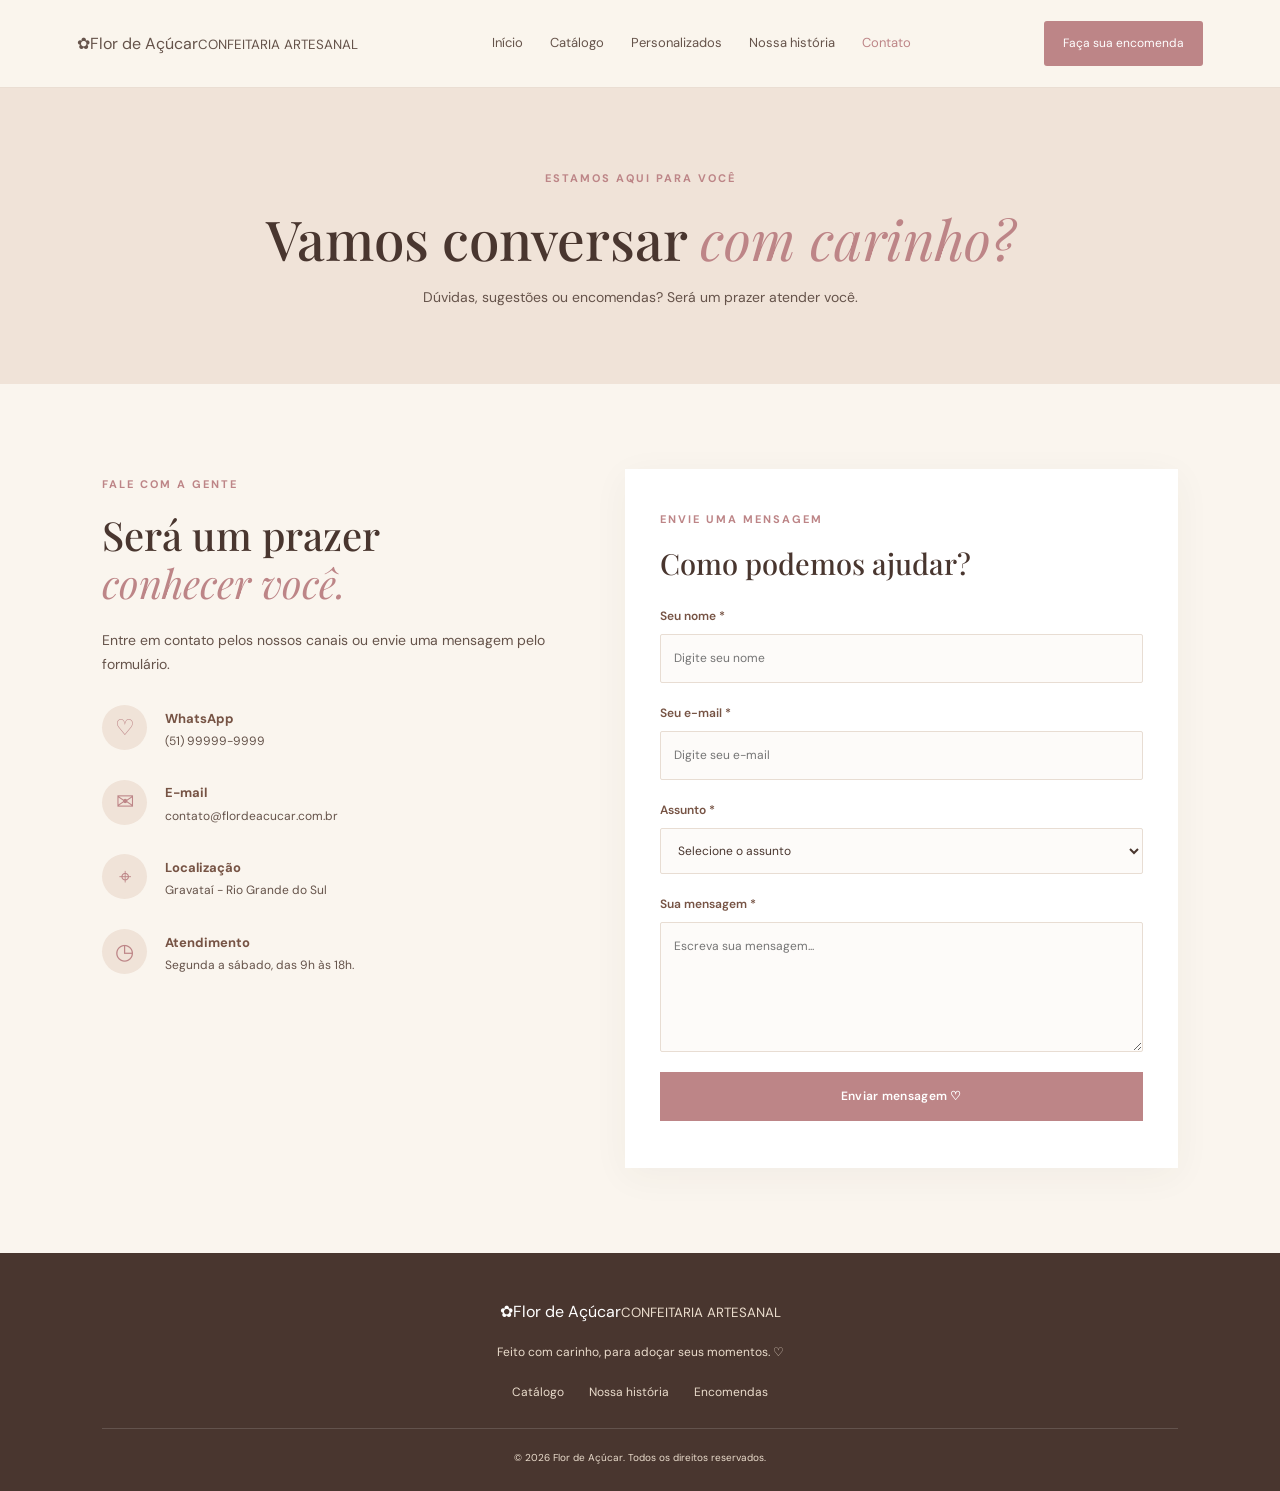
<file: contato.html>
<!DOCTYPE html>
<html lang="pt-BR">
<head>
    <meta charset="UTF-8">
    <meta name="viewport" content="width=device-width, initial-scale=1.0">
    <title>Contato | Flor de Açúcar</title>
    <link href="https://fonts.googleapis.com/css2?family=DM+Sans:wght@400;500;600;700&family=Playfair+Display:wght@400;500;600;700&display=swap" rel="stylesheet">
    <link rel="stylesheet" href="style.css">
</head>
<body>

<header class="header">
    <a href="index.html" class="logo">
        <span class="logo-flower">✿</span>
        <span>Flor de Açúcar<small>CONFEITARIA ARTESANAL</small></span>
    </a>
    <button class="menu-toggle" aria-label="Abrir menu">☰</button>
    <nav class="nav">
        <a href="index.html">Início</a>
        <a href="catalogo.html">Catálogo</a>
        <a href="personalizados.html">Personalizados</a>
        <a href="sobre.html">Nossa história</a>
        <a href="contato.html" class="active">Contato</a>
    </nav>
    <a href="personalizados.html" class="header-button">Faça sua encomenda</a>
</header>

<main>
    <section class="page-banner">
        <span class="eyebrow">ESTAMOS AQUI PARA VOCÊ</span>
        <h1>Vamos conversar <em>com carinho?</em></h1>
        <p>Dúvidas, sugestões ou encomendas? Será um prazer atender você.</p>
    </section>

    <section class="contact-section section-padding">
        <div class="contact-info">
            <span class="eyebrow">FALE COM A GENTE</span>
            <h2>Será um prazer<br><em>conhecer você.</em></h2>
            <p>Entre em contato pelos nossos canais ou envie uma mensagem pelo formulário.</p>

            <div class="contact-item">
                <span>♡</span>
                <div>
                    <strong>WhatsApp</strong>
                    <p>(51) 99999-9999</p>
                </div>
            </div>

            <div class="contact-item">
                <span>✉</span>
                <div>
                    <strong>E-mail</strong>
                    <p>contato@flordeacucar.com.br</p>
                </div>
            </div>

            <div class="contact-item">
                <span>⌖</span>
                <div>
                    <strong>Localização</strong>
                    <p>Gravataí - Rio Grande do Sul</p>
                </div>
            </div>

            <div class="contact-item">
                <span>◷</span>
                <div>
                    <strong>Atendimento</strong>
                    <p>Segunda a sábado, das 9h às 18h.</p>
                </div>
            </div>
        </div>

        <form id="contactForm" class="form-card">
            <div class="form-heading">
                <span class="eyebrow">ENVIE UMA MENSAGEM</span>
                <h2>Como podemos ajudar?</h2>
            </div>

            <div class="form-group">
                <label for="contactName">Seu nome *</label>
                <input type="text" id="contactName" placeholder="Digite seu nome" required>
            </div>

            <div class="form-group">
                <label for="contactEmail">Seu e-mail *</label>
                <input type="email" id="contactEmail" placeholder="Digite seu e-mail" required>
            </div>

            <div class="form-group">
                <label for="subject">Assunto *</label>
                <select id="subject" required>
                    <option value="">Selecione o assunto</option>
                    <option>Dúvida sobre produtos</option>
                    <option>Encomendas</option>
                    <option>Informações</option>
                    <option>Sugestões</option>
                    <option>Outro</option>
                </select>
            </div>

            <div class="form-group">
                <label for="contactMessage">Sua mensagem *</label>
                <textarea id="contactMessage" rows="5" placeholder="Escreva sua mensagem..." required></textarea>
            </div>

            <button type="submit" class="button button-primary submit-button">Enviar mensagem ♡</button>
            <p id="contactMessageResult" class="form-message" aria-live="polite"></p>
        </form>
    </section>
</main>

<footer class="footer">
    <a href="index.html" class="logo footer-logo">
        <span class="logo-flower">✿</span>
        <span>Flor de Açúcar<small>CONFEITARIA ARTESANAL</small></span>
    </a>
    <p>Feito com carinho, para adoçar seus momentos. ♡</p>
    <div class="footer-links">
        <a href="catalogo.html">Catálogo</a>
        <a href="sobre.html">Nossa história</a>
        <a href="personalizados.html">Encomendas</a>
    </div>
    <small>© 2026 Flor de Açúcar. Todos os direitos reservados.</small>
</footer>

<script src="script.js"></script>
</body>
</html>
</file>
<file: style.css>
:root {
    --creme: #faf5ee;
    --bege: #eadccc;
    --rosa: #bd8587;
    --rosa-claro: #e8c9c6;
    --marrom: #765344;
    --marrom-escuro: #49362f;
    --branco: #ffffff;
    --texto: #65534a;
}

* {
    margin: 0;
    padding: 0;
    box-sizing: border-box;
}

html {
    scroll-behavior: smooth;
}

body {
    background: var(--creme);
    color: var(--texto);
    font-family: 'DM Sans', sans-serif;
    line-height: 1.7;
}

img {
    display: block;
    width: 100%;
    object-fit: cover;
}

a {
    text-decoration: none;
    color: inherit;
}

button, input, select, textarea {
    font: inherit;
}

button {
    cursor: pointer;
}

h1, h2, h3 {
    font-family: 'Playfair Display', serif;
    font-weight: 500;
    color: var(--marrom-escuro);
    line-height: 1.2;
}

h1 em, h2 em {
    color: var(--rosa);
    font-weight: 400;
}

.section-padding {
    padding: 85px 8%;
}

.eyebrow {
    display: inline-block;
    color: var(--rosa);
    font-size: 11px;
    font-weight: 700;
    letter-spacing: 2px;
    margin-bottom: 17px;
}

/* CABEÇALHO E MENU */

.header {
    width: 100%;
    min-height: 88px;
    padding: 15px 6%;
    display: flex;
    align-items: center;
    justify-content: space-between;
    gap: 25px;
    background: rgba(250, 245, 238, 0.97);
    border-bottom: 1px solid #eaded3;
    position: relative;
    z-index: 10;
}

.logo {
    display: flex;
    align-items: center;
    white-space: nowrap;
}

.logo-img {
    width: 190px;
    height: auto;
    object-fit: contain;
}

.nav {
    display: flex;
    align-items: center;
    gap: 27px;
}

.nav a {
    font-size: 13px;
    color: var(--texto);
    transition: 0.3s;
}

.nav a:hover,
.nav a.active {
    color: var(--rosa);
}

.header-button {
    padding: 12px 19px;
    background: var(--rosa);
    color: white;
    border-radius: 3px;
    font-size: 12px;
    transition: 0.3s;
    white-space: nowrap;
}

.header-button:hover {
    background: var(--marrom);
}

.menu-toggle {
    display: none;
    border: none;
    background: transparent;
    color: var(--marrom);
    font-size: 27px;
}

/* BOTÕES */

.button {
    display: inline-block;
    padding: 14px 25px;
    font-size: 12px;
    font-weight: 600;
    letter-spacing: 0.3px;
    transition: 0.3s;
    text-align: center;
    border: 1px solid transparent;
}

.button-primary {
    background: var(--rosa);
    color: var(--branco);
}

.button-primary:hover {
    background: var(--marrom);
    transform: translateY(-2px);
}

.button-outline {
    border-color: var(--rosa);
    color: var(--marrom);
}

.button-outline:hover {
    background: var(--rosa);
    color: white;
}

.text-link {
    display: inline-block;
    color: var(--rosa);
    font-size: 13px;
    font-weight: 700;
    margin-top: 15px;
    transition: 0.3s;
}

.text-link:hover {
    color: var(--marrom-escuro);
}

.center-button {
    text-align: center;
    margin-top: 45px;
}

/* PÁGINA INICIAL - BANNER PRINCIPAL */

.hero {
    min-height: 570px;
    padding: 65px 8%;
    display: grid;
    grid-template-columns: 1fr 1fr;
    align-items: center;
    gap: 55px;
    background: #f2e7dc;
}

.hero-content h1 {
    font-size: clamp(42px, 5vw, 65px);
    margin-bottom: 22px;
}

.hero-content p {
    max-width: 450px;
    font-size: 14px;
    margin-bottom: 30px;
    color: var(--texto);
}

.hero-buttons {
    display: flex;
    flex-wrap: wrap;
    gap: 12px;
}

.hero-image {
    height: 440px;
    position: relative;
}

.hero-image img {
    height: 100%;
    border-radius: 180px 180px 5px 5px;
}

.hero-note {
    position: absolute;
    bottom: 20px;
    left: -30px;
    background: var(--creme);
    padding: 16px 22px;
    display: flex;
    align-items: center;
    gap: 12px;
    box-shadow: 0 5px 20px #76534420;
}

.hero-note span {
    color: var(--rosa);
    font-size: 28px;
}

.hero-note p {
    font-family: 'Playfair Display', serif;
    color: var(--marrom);
    font-size: 15px;
    line-height: 1.4;
}

/* APRESENTAÇÃO */

.welcome {
    display: grid;
    grid-template-columns: 1fr 1fr;
    align-items: center;
    gap: 75px;
}

.welcome-image img {
    height: 440px;
    border-radius: 4px;
}

.welcome-text h2,
.story-text h2,
.custom-intro h2,
.contact-info h2 {
    font-size: 40px;
    margin-bottom: 22px;
}

.welcome-text p,
.story-text p,
.custom-intro p,
.contact-info > p {
    font-size: 14px;
    margin-bottom: 15px;
}

/* TÍTULOS DE SEÇÃO */

.section-heading {
    text-align: center;
    margin-bottom: 40px;
}

.section-heading h2 {
    font-size: 38px;
    margin-bottom: 10px;
}

.section-heading p {
    font-size: 13px;
}

/* CARDS DE PRODUTOS */

.featured {
    background: #f3e9df;
}

.product-grid {
    display: grid;
    grid-template-columns: repeat(3, 1fr);
    gap: 27px;
}

.product-card {
    background: var(--creme);
    overflow: hidden;
    transition: 0.3s;
}

.product-card:hover {
    transform: translateY(-6px);
    box-shadow: 0 12px 30px #49362f12;
}

.product-card img {
    height: 250px;
    transition: 0.4s;
}

.product-card:hover img {
    transform: scale(1.03);
}

.product-info {
    padding: 22px;
}

.product-category {
    color: var(--rosa);
    font-size: 9px;
    font-weight: 700;
    letter-spacing: 2px;
}

.product-info h3 {
    font-size: 23px;
    margin: 7px 0;
}

.product-info p {
    font-size: 12px;
    line-height: 1.7;
    min-height: 42px;
}

.product-bottom {
    display: flex;
    align-items: center;
    justify-content: space-between;
    gap: 10px;
    margin-top: 18px;
    padding-top: 15px;
    border-top: 1px solid var(--bege);
}

.product-bottom strong {
    color: var(--marrom);
    font-size: 15px;
}

.small-order-button {
    background: var(--rosa);
    color: white;
    padding: 9px 13px;
    font-size: 11px;
    transition: 0.3s;
}

.small-order-button:hover {
    background: var(--marrom);
}

/* BANNER DECORATIVO */

.quote-banner {
    padding: 75px 20px;
    background: var(--marrom);
    color: white;
    text-align: center;
}

.quote-banner > span {
    color: var(--rosa-claro);
    font-size: 35px;
}

.quote-banner h2 {
    color: white;
    font-size: 38px;
    margin: 12px 0;
}

.quote-banner p {
    font-size: 13px;
    margin-bottom: 25px;
}

.quote-banner .button {
    margin-top: 15px;
}

/* CHAMADA PARA ENCOMENDAS */

.order-call {
    display: flex;
    align-items: center;
    justify-content: space-between;
    gap: 30px;
}

.order-call h2 {
    font-size: 32px;
    margin-bottom: 12px;
}

.order-call p {
    font-size: 13px;
    max-width: 550px;
}

/* BANNER DAS PÁGINAS INTERNAS */

.page-banner {
    background: #f0e3d8;
    padding: 75px 8%;
    text-align: center;
}

.page-banner h1 {
    font-size: clamp(38px, 5vw, 55px);
    margin-bottom: 15px;
}

.page-banner p {
    max-width: 550px;
    margin: auto;
    font-size: 14px;
}

/* CATÁLOGO E FILTROS */

.catalog-top {
    display: flex;
    align-items: center;
    justify-content: space-between;
    gap: 20px;
    margin-bottom: 30px;
}

.catalog-top h2 {
    font-size: 35px;
}

.search-input {
    width: 270px;
    padding: 13px 15px;
    border: 1px solid var(--bege);
    background: white;
    outline: none;
}

.search-input:focus {
    border-color: var(--rosa);
}

.filter-buttons {
    display: flex;
    gap: 10px;
    flex-wrap: wrap;
    margin-bottom: 35px;
}

.filter-btn {
    padding: 10px 20px;
    border: 1px solid var(--bege);
    background: transparent;
    color: var(--marrom);
    font-size: 12px;
    transition: 0.3s;
}

.filter-btn:hover,
.filter-btn.active {
    background: var(--rosa);
    border-color: var(--rosa);
    color: white;
}

.catalog-grid {
    grid-template-columns: repeat(3, 1fr);
}

.catalog-card[hidden] {
    display: none;
}

.no-results {
    text-align: center;
    padding: 50px 10px;
    color: var(--marrom);
}

/* SOBRE NÓS */

.story-section {
    display: grid;
    grid-template-columns: 1fr 1fr;
    align-items: center;
    gap: 65px;
}

.story-image img {
    height: 470px;
    border-radius: 3px;
}

.values-section {
    background: #f2e7dc;
}

.values-grid {
    display: grid;
    grid-template-columns: repeat(3, 1fr);
    gap: 25px;
}

.value-card {
    background: var(--creme);
    text-align: center;
    padding: 40px 25px;
}

.value-card > span {
    color: var(--rosa);
    font-size: 38px;
}

.value-card h3 {
    margin: 12px 0;
    font-size: 23px;
}

.value-card p {
    font-size: 13px;
}

.gallery-grid {
    display: grid;
    grid-template-columns: repeat(3, 1fr);
    gap: 18px;
}

.gallery-grid img {
    height: 280px;
}

/* FORMULÁRIOS */

.custom-section {
    display: grid;
    grid-template-columns: 0.85fr 1.15fr;
    gap: 55px;
    align-items: start;
}

.custom-intro img {
    height: 340px;
    margin-bottom: 35px;
    border-radius: 3px;
}

.custom-intro h2 {
    font-size: 35px;
}

.form-card {
    padding: 35px;
    background: white;
    box-shadow: 0 8px 35px #49362f0c;
}

.form-heading {
    margin-bottom: 25px;
}

.form-heading h2 {
    font-size: 29px;
    margin-bottom: 8px;
}

.form-heading p {
    font-size: 12px;
    color: #927e72;
}

.form-grid {
    display: grid;
    grid-template-columns: 1fr 1fr;
    gap: 20px;
}

.form-group {
    display: flex;
    flex-direction: column;
    gap: 8px;
    margin-bottom: 20px;
}

.form-group label {
    font-size: 12px;
    font-weight: 600;
    color: var(--marrom);
}

.form-group input,
.form-group select,
.form-group textarea {
    width: 100%;
    padding: 13px;
    border: 1px solid #e8ddd3;
    background: #fdfbf9;
    color: var(--marrom-escuro);
    outline: none;
    font-size: 12px;
    border-radius: 2px;
}

.form-group input:focus,
.form-group select:focus,
.form-group textarea:focus {
    border-color: var(--rosa);
}

.form-group textarea {
    resize: vertical;
}

.full-width {
    grid-column: 1 / -1;
}

.submit-button {
    width: 100%;
    border: none;
}

.form-note {
    text-align: center;
    font-size: 10px;
    margin-top: 15px;
    color: #927e72;
}

.form-message {
    text-align: center;
    color: var(--marrom);
    font-size: 12px;
    margin-top: 12px;
}

/* CONTATO */

.contact-section {
    display: grid;
    grid-template-columns: 0.9fr 1.1fr;
    gap: 70px;
    align-items: start;
}

.contact-item {
    display: flex;
    align-items: center;
    gap: 18px;
    margin-top: 27px;
}

.contact-item > span {
    width: 45px;
    height: 45px;
    display: grid;
    place-items: center;
    background: #f0e3d8;
    color: var(--rosa);
    font-size: 22px;
    border-radius: 50%;
}

.contact-item strong {
    font-size: 13px;
    color: var(--marrom);
}

.contact-item p {
    font-size: 12px;
}

/* RODAPÉ */

.footer {
    padding: 45px 8% 25px;
    background: #49362f;
    color: #eadccc;
    text-align: center;
}

.footer-logo {
    justify-content: center;
    color: white;
    margin-bottom: 17px;
}

.footer-logo small {
    color: #eadccc;
}

.footer p {
    font-size: 12px;
    margin-bottom: 20px;
}

.footer-links {
    display: flex;
    justify-content: center;
    gap: 25px;
    flex-wrap: wrap;
    margin-bottom: 25px;
}

.footer-links a {
    font-size: 12px;
    transition: 0.3s;
}

.footer-links a:hover {
    color: var(--rosa-claro);
}

.footer > small {
    display: block;
    padding-top: 20px;
    border-top: 1px solid #ffffff25;
    font-size: 10px;
}

/* RESPONSIVIDADE - TABLETS */

@media (max-width: 1050px) {
    .header {
        flex-wrap: wrap;
    }

    .nav {
        gap: 15px;
    }

    .header-button {
        display: none;
    }

    .product-grid,
    .catalog-grid {
        grid-template-columns: repeat(2, 1fr);
    }

    .custom-section,
    .contact-section {
        gap: 30px;
    }
}

/* RESPONSIVIDADE - CELULARES */

@media (max-width: 760px) {

    .header {
        min-height: 75px;
        padding: 12px 5%;
    }

    .logo-img {
        width: 155px;
    }

    .menu-toggle {
        display: block;
    }

    .nav {
        display: none;
        position: absolute;
        top: 100%;
        left: 0;
        width: 100%;
        padding: 20px;
        background: var(--creme);
        border-bottom: 1px solid var(--bege);
        flex-direction: column;
        align-items: center;
        gap: 20px;
    }

    .nav.open {
        display: flex;
    }

    .nav a {
        font-size: 14px;
    }

    .section-padding {
        padding: 55px 6%;
    }

    .hero {
        grid-template-columns: 1fr;
        padding: 55px 6%;
        gap: 35px;
    }

    .hero-content h1 {
        font-size: 43px;
    }

    .hero-image {
        height: 350px;
        margin-left: 20px;
    }

    .welcome,
    .story-section,
    .custom-section,
    .contact-section {
        grid-template-columns: 1fr;
        gap: 35px;
    }

    .welcome-image img,
    .story-image img {
        height: 320px;
    }

    .welcome-text h2,
    .story-text h2,
    .custom-intro h2,
    .contact-info h2 {
        font-size: 32px;
    }

    .product-grid,
    .catalog-grid,
    .values-grid {
        grid-template-columns: 1fr;
    }

    .product-card img {
        height: 260px;
    }

    .section-heading h2 {
        font-size: 31px;
    }

    .quote-banner h2 {
        font-size: 30px;
    }

    .order-call {
        flex-direction: column;
        align-items: flex-start;
    }

    .catalog-top {
        flex-direction: column;
        align-items: stretch;
    }

    .search-input {
        width: 100%;
    }

    .filter-buttons {
        gap: 8px;
    }

    .filter-btn {
        padding: 9px 13px;
    }

    .page-banner {
        padding: 55px 6%;
    }

    .page-banner h1 {
        font-size: 38px;
    }

    .form-card {
        padding: 23px 17px;
    }

    .form-grid {
        grid-template-columns: 1fr;
        gap: 0;
    }

    .full-width {
        grid-column: auto;
    }

    .gallery-grid {
        grid-template-columns: 1fr;
    }

    .gallery-grid img {
        height: 250px;
    }

    .footer-links {
        gap: 15px;
    }
}

@media (prefers-reduced-motion: reduce) {
    html {
        scroll-behavior: auto;
    }

    *, *::before, *::after {
        transition-duration: 0.01ms !important;
        animation-duration: 0.01ms !important;
    }
}
</file>
